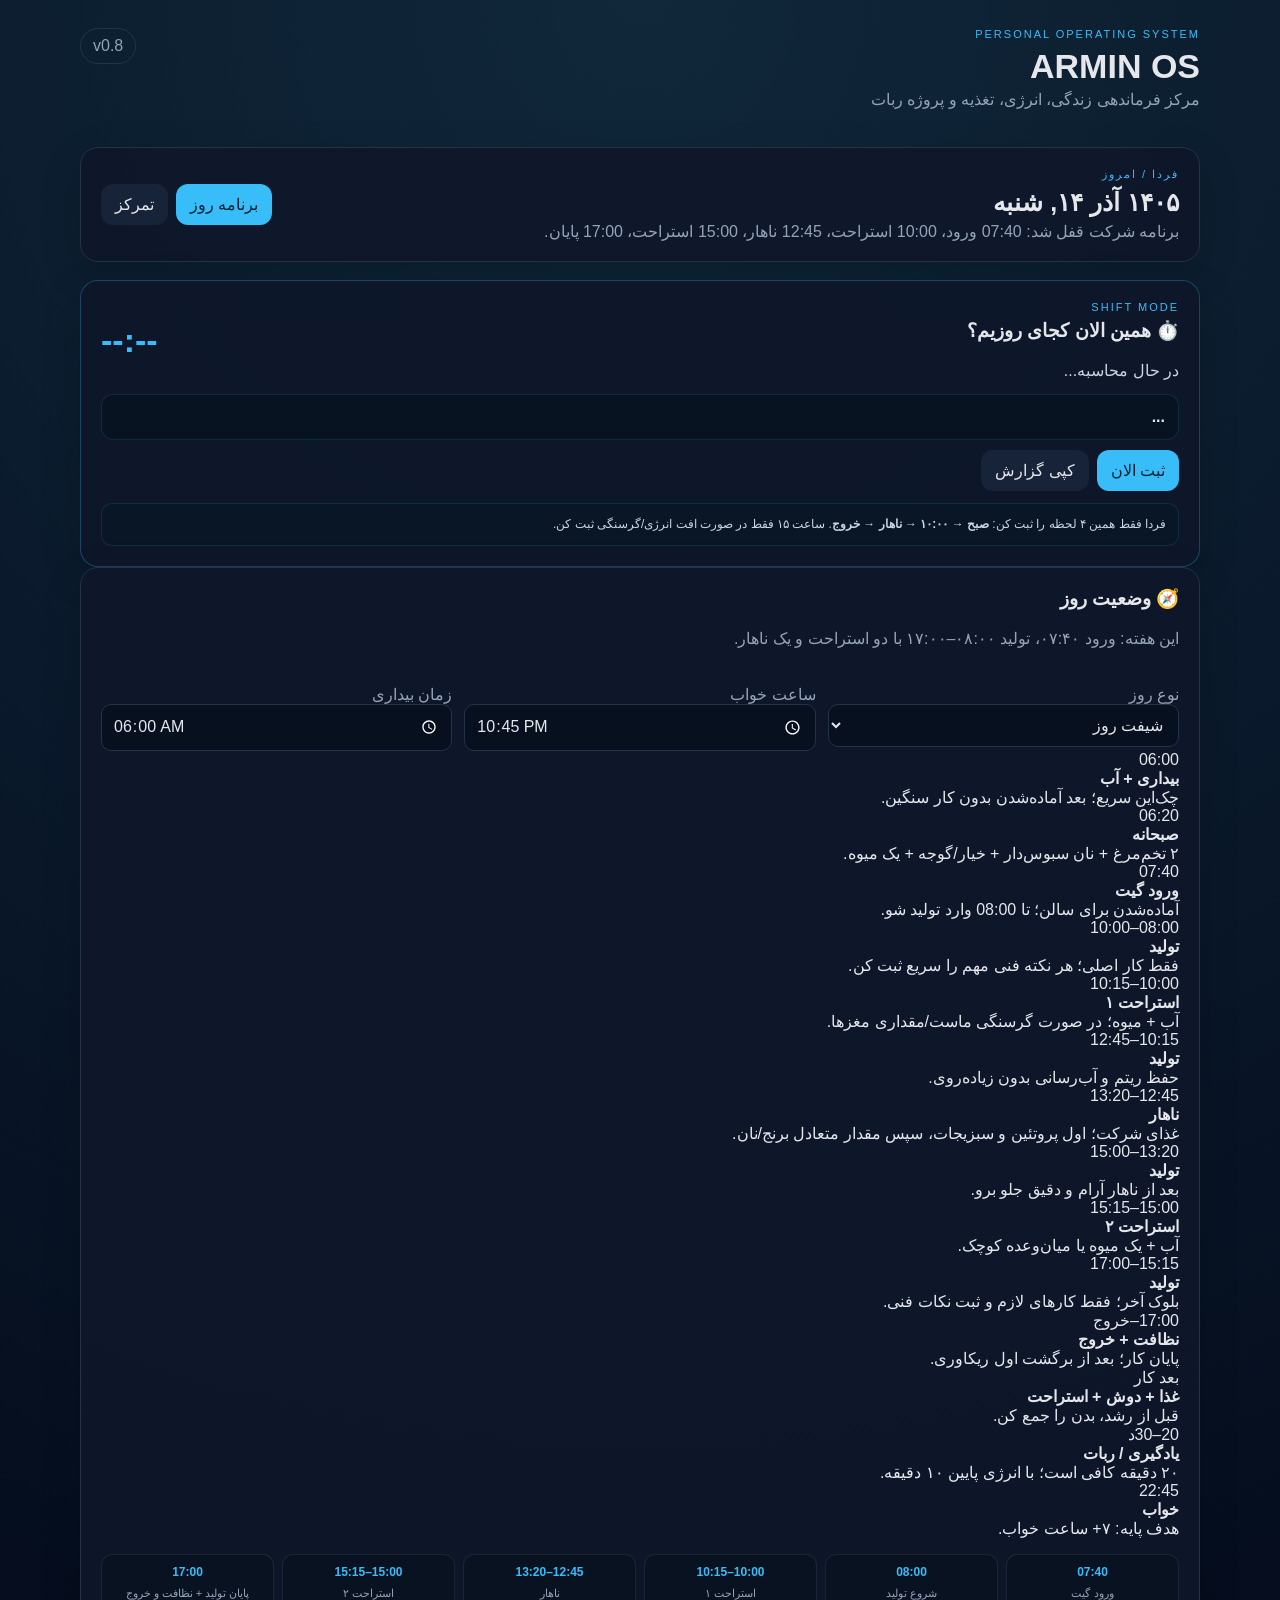
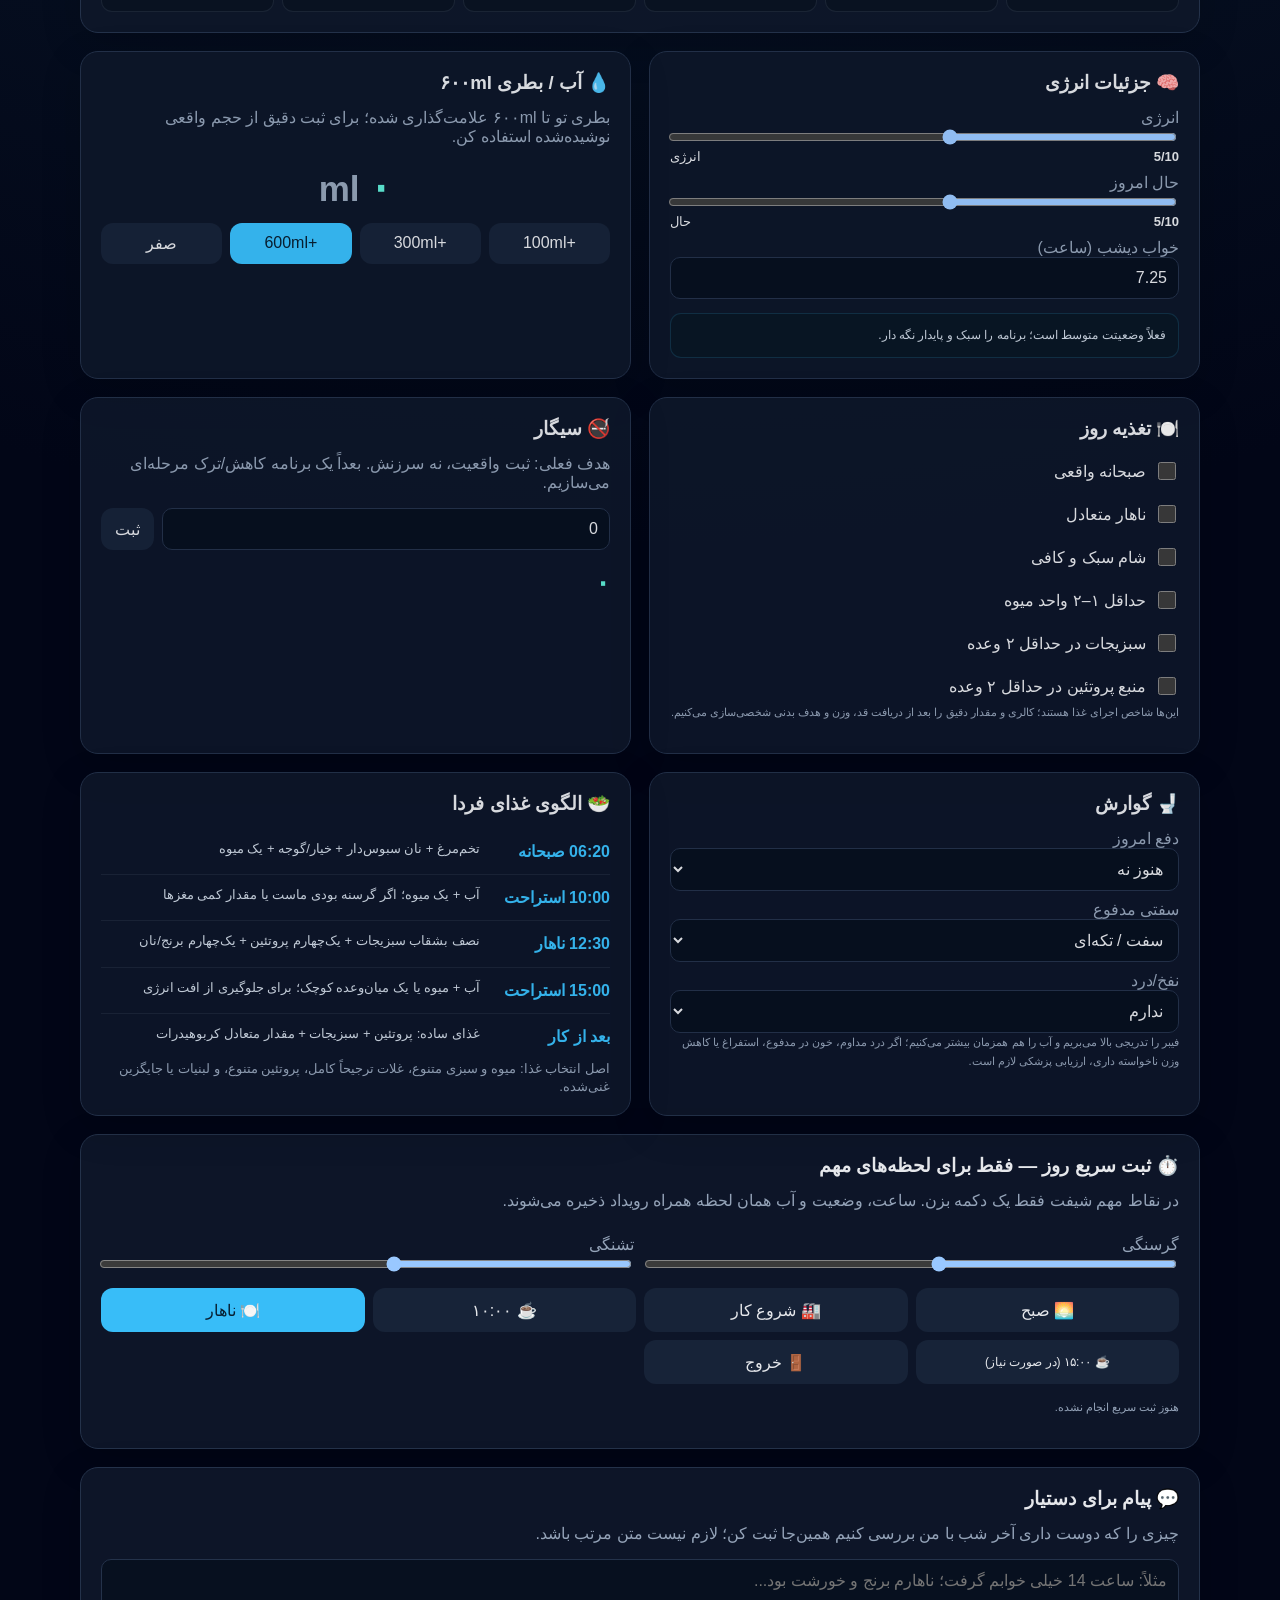
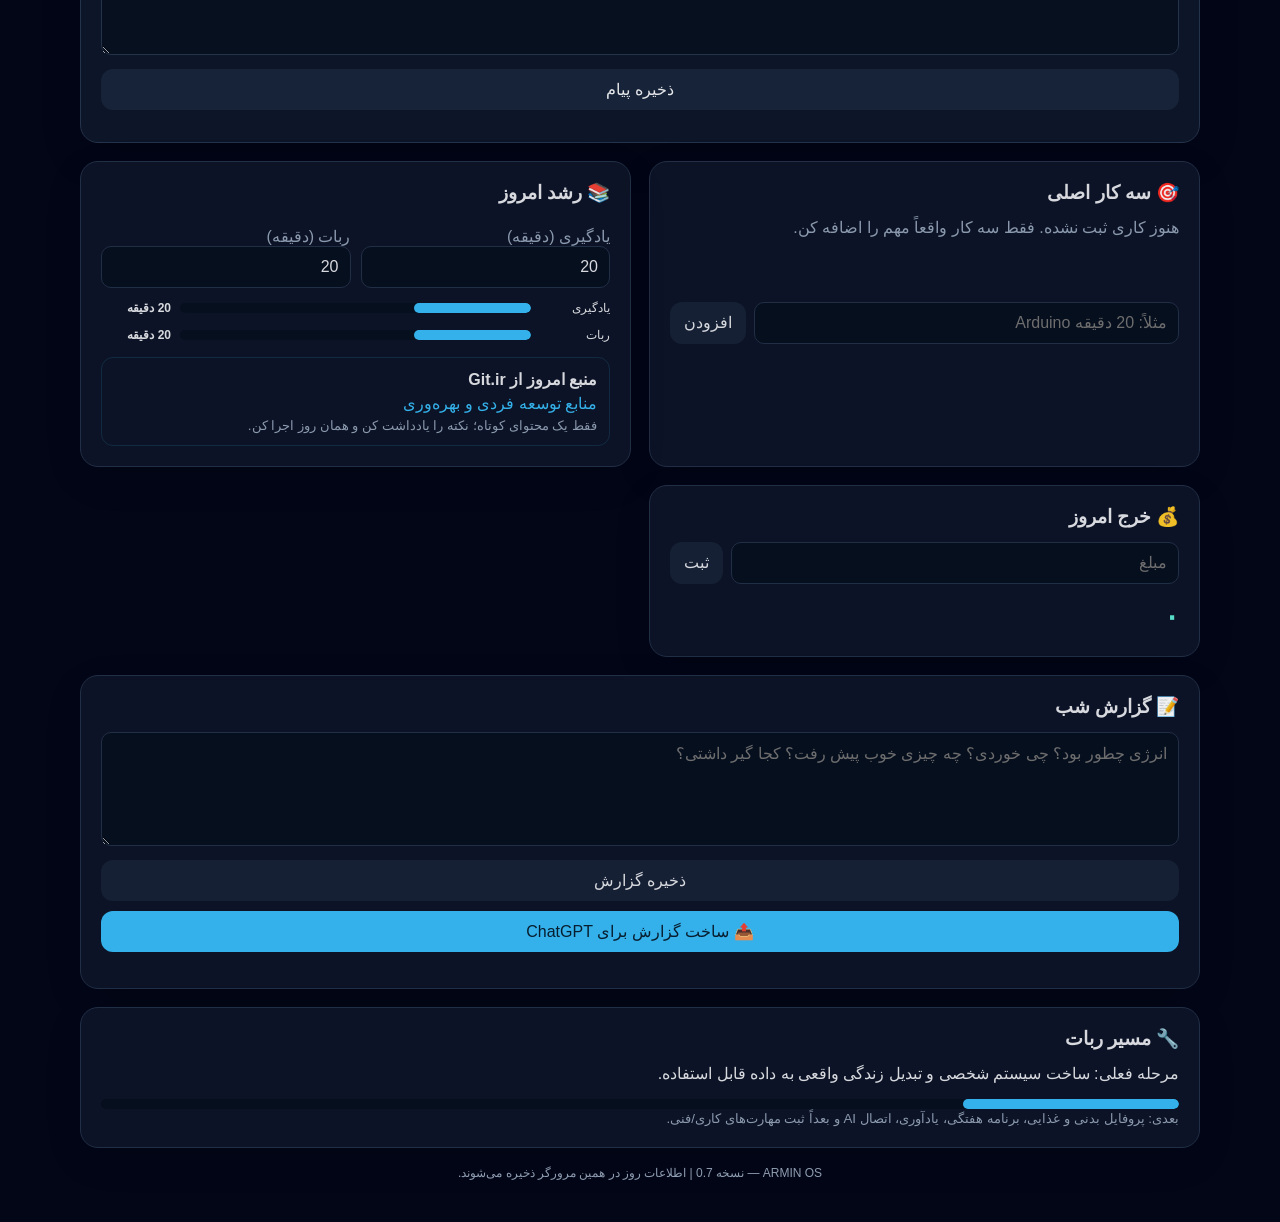
<file: index.html>
<!doctype html>
<html lang="fa" dir="rtl">
<head>
<meta charset="utf-8">
<meta name="viewport" content="width=device-width,initial-scale=1">
<meta name="theme-color" content="#08111f">
<link rel="manifest" href="manifest.json">
<meta name="description" content="ARMIN OS - مدیریت روز، انرژی، تغذیه، رشد و پروژه ربات">
<title>ARMIN OS 0.8</title>
<link rel="stylesheet" href="style.css">
</head>
<body>
<main class="shell">
<header class="topbar">
  <div>
    <div class="eyebrow">PERSONAL OPERATING SYSTEM</div>
    <h1>ARMIN OS</h1>
    <p class="sub">مرکز فرماندهی زندگی، انرژی، تغذیه و پروژه ربات</p>
  </div>
  <div class="badge">v0.8</div>
</header>

<section class="hero card">
  <div>
    <p class="eyebrow">فردا / امروز</p>
    <h2 id="today"></h2>
    <p id="headline">اول بدن را مدیریت می‌کنیم، بعد فشار می‌آوریم.</p>
  </div>
  <div class="hero-actions">
    <button id="buildPlan" class="primary">برنامه روز</button>
    <button id="focusBtn" class="secondary">تمرکز</button>
  </div>
</section>

<section class="card live card-accent">
  <div class="live-head">
    <div>
      <div class="eyebrow">SHIFT MODE</div>
      <h3>⏱️ همین الان کجای روزیم؟</h3>
      <p id="liveStatus" class="live-status">در حال محاسبه...</p>
    </div>
    <div id="liveClock" class="live-clock">--:--</div>
  </div>
  <div class="next-action" id="nextAction">...</div>
  <div class="quick-actions">
    <button class="primary" id="logNow">ثبت الان</button>
    <button class="secondary" id="copyReportTop">کپی گزارش</button>
  </div>
  <div class="simple-rule">فردا فقط همین ۴ لحظه را ثبت کن: <b>صبح → ۱۰:۰۰ → ناهار → خروج</b>. ساعت ۱۵ فقط در صورت افت انرژی/گرسنگی ثبت کن.</div>
</section>

<section class="card planner">
  <div class="section-head">
    <div>
      <h3>🧭 وضعیت روز</h3>
      <p class="muted">این هفته: ورود ۰۷:۴۰، تولید ۰۸:۰۰–۱۷:۰۰ با دو استراحت و یک ناهار.</p>
    </div>
  </div>
  <div class="controls">
    <label>نوع روز
      <select id="dayType">
        <option value="day">شیفت روز</option>
        <option value="night">شیفت شب</option>
        <option value="off">استراحت / تعطیل</option>
      </select>
    </label>
    <label>ساعت خواب
      <input id="sleepTime" type="time" value="22:45">
    </label>
    <label>زمان بیداری
      <input id="wakeTime" type="time" value="06:00">
    </label>
  </div>
  <div id="plan" class="plan"></div>
  <div class="company-timeline">
    <div><b>07:40</b><span>ورود گیت</span></div>
    <div><b>08:00</b><span>شروع تولید</span></div>
    <div><b>10:00–10:15</b><span>استراحت ۱</span></div>
    <div><b>12:45–13:20</b><span>ناهار</span></div>
    <div><b>15:00–15:15</b><span>استراحت ۲</span></div>
    <div><b>17:00</b><span>پایان تولید + نظافت و خروج</span></div>
  </div>
</section>

<section class="grid">
  <article class="card optional-card">
    <h3>🧠 جزئیات انرژی</h3>
    <label>انرژی <input id="energy" type="range" min="1" max="10" value="5"></label>
    <div class="metric"><span id="energyValue">5/10</span><span>انرژی</span></div>
    <label>حال امروز <input id="mood" type="range" min="1" max="10" value="5"></label>
    <div class="metric"><span id="moodValue">5/10</span><span>حال</span></div>
    <label>خواب دیشب (ساعت) <input id="sleepHours" type="number" min="0" max="14" step="0.25" value="7.25"></label>
    <div id="energyAdvice" class="advice">فعلاً وضعیتت متوسط است؛ برنامه را سبک و پایدار نگه دار.</div>
  </article>

  <article class="card optional-card">
    <h3>💧 آب / بطری ۶۰۰ml</h3>
    <p class="muted">بطری تو تا ۶۰۰ml علامت‌گذاری شده؛ برای ثبت دقیق از حجم واقعی نوشیده‌شده استفاده کن.</p>
    <div class="water-number"><span id="waterCount">0</span><small> ml</small></div>
    <div class="water-actions">
      <button id="water100" class="secondary">+100ml</button>
      <button id="water300" class="secondary">+300ml</button>
      <button id="water600" class="primary">+600ml</button>
      <button id="waterReset" class="secondary">صفر</button>
    </div>
  </article>

  <article class="card optional-card">
    <h3>🍽️ تغذیه روز</h3>
    <label class="check"><input id="breakfast" type="checkbox"> صبحانه واقعی</label>
    <label class="check"><input id="lunch" type="checkbox"> ناهار متعادل</label>
    <label class="check"><input id="dinner" type="checkbox"> شام سبک و کافی</label>
    <label class="check"><input id="fruit" type="checkbox"> حداقل ۱–۲ واحد میوه</label>
    <label class="check"><input id="veg" type="checkbox"> سبزیجات در حداقل ۲ وعده</label>
    <label class="check"><input id="protein" type="checkbox"> منبع پروتئین در حداقل ۲ وعده</label>
    <p class="muted small">این‌ها شاخص اجرای غذا هستند؛ کالری و مقدار دقیق را بعد از دریافت قد، وزن و هدف بدنی شخصی‌سازی می‌کنیم.</p>
  </article>

  <article class="card optional-card">
    <h3>🚭 سیگار</h3>
    <p class="muted">هدف فعلی: ثبت واقعیت، نه سرزنش. بعداً یک برنامه کاهش/ترک مرحله‌ای می‌سازیم.</p>
    <div class="row"><input id="cigarettes" type="number" min="0" max="80" value="0" placeholder="تعداد امروز"><button id="saveCigs" class="secondary">ثبت</button></div>
    <p class="big-number" id="cigaretteTotal">0</p>
  </article>

  <article class="card optional-card">
    <h3>🚽 گوارش</h3>
    <label>دفع امروز <select id="bowel"><option value="0">هنوز نه</option><option value="1">بله</option></select></label>
    <label>سفتی مدفوع <select id="stool"><option value="hard">سفت / تکه‌ای</option><option value="normal">نسبتاً طبیعی</option><option value="loose">شل</option></select></label>
    <label>نفخ/درد <select id="giPain"><option value="0">ندارم</option><option value="1">دارم</option></select></label>
    <p class="muted small">فیبر را تدریجی بالا می‌بریم و آب را هم همزمان بیشتر می‌کنیم؛ اگر درد مداوم، خون در مدفوع، استفراغ یا کاهش وزن ناخواسته داری، ارزیابی پزشکی لازم است.</p>
  </article>

  <article class="card optional-card">
    <h3>🥗 الگوی غذای فردا</h3>
    <div class="meal"><b>06:20 صبحانه</b><span>تخم‌مرغ + نان سبوس‌دار + خیار/گوجه + یک میوه</span></div>
    <div class="meal"><b>10:00 استراحت</b><span>آب + یک میوه؛ اگر گرسنه بودی ماست یا مقدار کمی مغزها</span></div>
    <div class="meal"><b>12:30 ناهار</b><span>نصف بشقاب سبزیجات + یک‌چهارم پروتئین + یک‌چهارم برنج/نان</span></div>
    <div class="meal"><b>15:00 استراحت</b><span>آب + میوه یا یک میان‌وعده کوچک؛ برای جلوگیری از افت انرژی</span></div>
    <div class="meal"><b>بعد از کار</b><span>غذای ساده: پروتئین + سبزیجات + مقدار متعادل کربوهیدرات</span></div>
    <small>اصل انتخاب غذا: میوه و سبزی متنوع، غلات ترجیحاً کامل، پروتئین متنوع، و لبنیات یا جایگزین غنی‌شده.</small>
  </article>

  <article class="card wide">
    <h3>⏱️ ثبت سریع روز — فقط برای لحظه‌های مهم</h3>
    <p class="muted">در نقاط مهم شیفت فقط یک دکمه بزن. ساعت، وضعیت و آب همان لحظه همراه رویداد ذخیره می‌شوند.</p>
    <div class="checkin-grid">
      <label>گرسنگی <input id="hunger" type="range" min="1" max="10" value="5"></label>
      <label>تشنگی <input id="thirst" type="range" min="1" max="10" value="5"></label>
    </div>
    <div class="event-buttons simple-events">
      <button class="secondary event-btn" data-event="صبح / شروع روز">🌅 صبح</button>
      <button class="secondary event-btn" data-event="شروع تولید">🏭 شروع کار</button>
      <button class="secondary event-btn" data-event="استراحت ۱۰:۰۰">☕ ۱۰:۰۰</button>
      <button class="primary event-btn" data-event="ناهار ۱۲:۴۵">🍽️ ناهار</button>
      <button class="secondary event-btn conditional" data-event="استراحت ۱۵:۰۰">☕ ۱۵:۰۰ (در صورت نیاز)</button>
      <button class="secondary event-btn" data-event="خروج ۱۷:۰۰">🚪 خروج</button>
    </div>
    <div id="eventLog" class="event-log"></div>
  </article>

  <article class="card wide">
    <h3>💬 پیام برای دستیار</h3>
    <p class="muted">چیزی را که دوست داری آخر شب با من بررسی کنیم همین‌جا ثبت کن؛ لازم نیست متن مرتب باشد.</p>
    <textarea id="assistantMessage" rows="4" placeholder="مثلاً: ساعت 14 خیلی خوابم گرفت؛ ناهارم برنج و خورشت بود..."></textarea>
    <button id="saveAssistantMessage" class="secondary full">ذخیره پیام</button>
    <div id="messageLog" class="message-log"></div>
  </article>

  <article class="card optional-card">
    <h3>🎯 سه کار اصلی</h3>
    <div id="tasks" class="list"></div>
    <div class="row">
      <input id="taskInput" maxlength="80" placeholder="مثلاً: 20 دقیقه Arduino">
      <button id="addTask" class="secondary">افزودن</button>
    </div>
  </article>

  <article class="card optional-card">
    <h3>📚 رشد امروز</h3>
    <div class="mini-grid">
      <label>یادگیری (دقیقه)<input id="learnMin" type="number" min="0" max="240" value="20"></label>
      <label>ربات (دقیقه)<input id="robotMin" type="number" min="0" max="240" value="20"></label>
    </div>
    <div class="progress-row"><span>یادگیری</span><div class="progress"><span id="learnBar"></span></div><b id="learnText">20 دقیقه</b></div>
    <div class="progress-row"><span>ربات</span><div class="progress"><span id="robotBar"></span></div><b id="robotText">20 دقیقه</b></div>
    <div class="resource"><b>منبع امروز از Git.ir</b><a href="https://git.ir/article/personal-development-resources/" target="_blank" rel="noopener">منابع توسعه فردی و بهره‌وری</a><small>فقط یک محتوای کوتاه؛ نکته را یادداشت کن و همان روز اجرا کن.</small></div>
  </article>

  <article class="card optional-card">
    <h3>💰 خرج امروز</h3>
    <div class="row">
      <input id="spendAmount" inputmode="decimal" placeholder="مبلغ">
      <button id="addSpend" class="secondary">ثبت</button>
    </div>
    <p class="big-number" id="spendTotal">0</p>
  </article>

  <article class="card wide optional-card">
    <h3>📝 گزارش شب</h3>
    <textarea id="note" rows="5" placeholder="انرژی چطور بود؟ چی خوردی؟ چه چیزی خوب پیش رفت؟ کجا گیر داشتی؟"></textarea>
    <button id="saveNote" class="secondary full">ذخیره گزارش</button>
    <button id="exportReport" class="primary full">📤 ساخت گزارش برای ChatGPT</button>
    <p id="saved" class="saved"></p>
  </article>

  <article class="card wide optional-card">
    <h3>🔧 مسیر ربات</h3>
    <p>مرحله فعلی: ساخت سیستم شخصی و تبدیل زندگی واقعی به داده قابل استفاده.</p>
    <div class="progress"><span style="width:20%"></span></div>
    <small>بعدی: پروفایل بدنی و غذایی، برنامه هفتگی، یادآوری، اتصال AI و بعداً ثبت مهارت‌های کاری/فنی.</small>
  </article>
</section>

<footer>ARMIN OS — نسخه 0.7 | اطلاعات روز در همین مرورگر ذخیره می‌شوند.</footer>
</main>
<script src="app.js"></script>
</body>
</html>
</file>
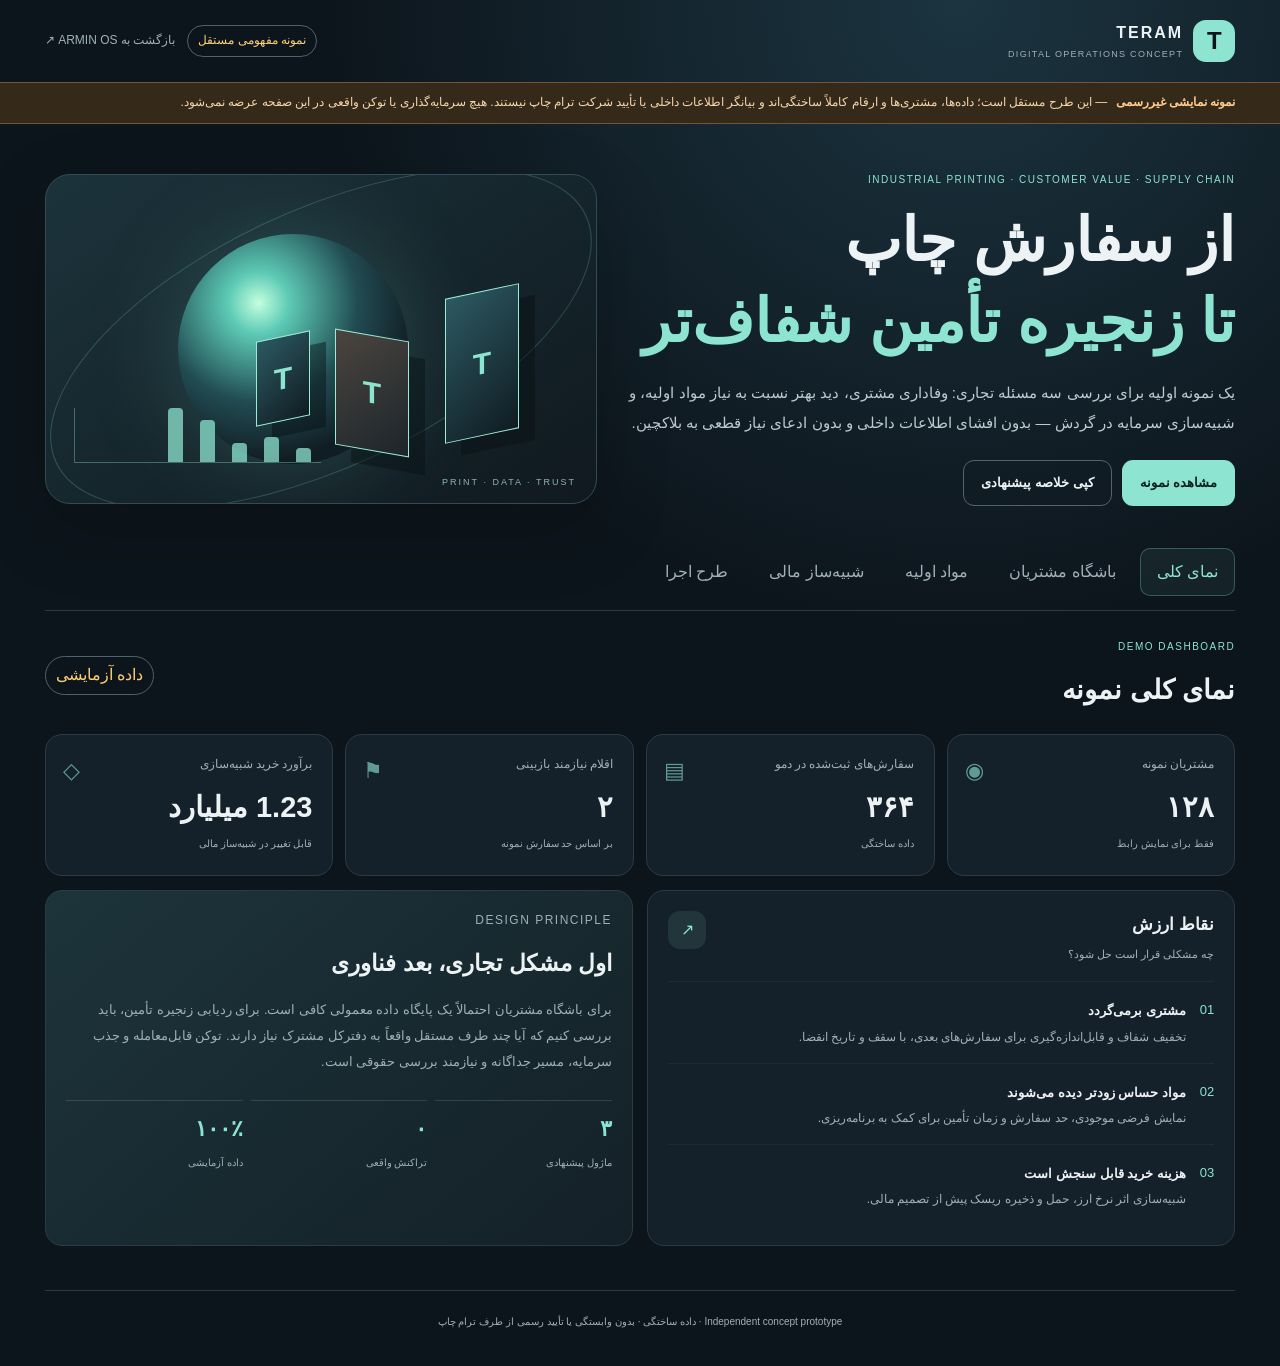
<file: teram-demo/index.html>
<!doctype html>
<html lang="fa" dir="rtl">
<head>
<meta charset="utf-8">
<meta name="viewport" content="width=device-width,initial-scale=1">
<meta name="theme-color" content="#101a22">
<title>Teram | Digital Operations Concept</title>
<link rel="stylesheet" href="style.css">
</head>
<body>
<header class="top">
  <a class="brand" href="./" aria-label="صفحه اصلی دمو"><span class="brand-mark">T</span><span><b>TERAM</b><small>DIGITAL OPERATIONS CONCEPT</small></span></a>
  <div class="top-right"><span class="prototype">نمونه مفهومی مستقل</span><a class="back" href="../">بازگشت به ARMIN OS ↗</a></div>
</header>
<div class="notice"><strong>نمونه نمایشی غیررسمی</strong> — این طرح مستقل است؛ داده‌ها، مشتری‌ها و ارقام کاملاً ساختگی‌اند و بیانگر اطلاعات داخلی یا تأیید شرکت ترام چاپ نیستند. هیچ سرمایه‌گذاری یا توکن واقعی در این صفحه عرضه نمی‌شود.</div>
<main class="wrap">
<section class="hero">
  <div class="hero-copy">
    <p class="kicker">INDUSTRIAL PRINTING · CUSTOMER VALUE · SUPPLY CHAIN</p>
    <h1>از سفارش چاپ<br><em>تا زنجیره تأمین شفاف‌تر</em></h1>
    <p class="lead">یک نمونه اولیه برای بررسی سه مسئله تجاری: وفاداری مشتری، دید بهتر نسبت به نیاز مواد اولیه، و شبیه‌سازی سرمایه در گردش — بدون افشای اطلاعات داخلی و بدون ادعای نیاز قطعی به بلاکچین.</p>
    <div class="hero-actions"><button class="btn primary" data-goto="overview">مشاهده نمونه</button><button class="btn outline" id="copyBrief">کپی خلاصه پیشنهادی</button></div>
  </div>
  <div class="hero-art" aria-hidden="true"><div class="orb"></div><div class="rings"></div><div class="pack pack-a"></div><div class="pack pack-b"></div><div class="pack pack-c"></div><div class="linechart"><i></i><i></i><i></i><i></i><i></i></div><span class="art-label">PRINT · DATA · TRUST</span></div>
</section>
<nav class="tabs" aria-label="بخش‌های نمونه">
  <button class="tab active" data-tab="overview">نمای کلی</button>
  <button class="tab" data-tab="loyalty">باشگاه مشتریان</button>
  <button class="tab" data-tab="supply">مواد اولیه</button>
  <button class="tab" data-tab="finance">شبیه‌ساز مالی</button>
  <button class="tab" data-tab="roadmap">طرح اجرا</button>
</nav>
<section class="panel active" id="overview">
  <div class="section-title"><div><p class="kicker">DEMO DASHBOARD</p><h2>نمای کلی نمونه</h2></div><span class="tag">داده آزمایشی</span></div>
  <div class="metrics">
    <article class="metric-card"><span class="metric-label">مشتریان نمونه</span><strong>۱۲۸</strong><small>فقط برای نمایش رابط</small><span class="metric-icon">◉</span></article>
    <article class="metric-card"><span class="metric-label">سفارش‌های ثبت‌شده در دمو</span><strong>۳۶۴</strong><small>داده ساختگی</small><span class="metric-icon">▤</span></article>
    <article class="metric-card"><span class="metric-label">اقلام نیازمند بازبینی</span><strong id="lowStockMetric">۲</strong><small>بر اساس حد سفارش نمونه</small><span class="metric-icon">⚑</span></article>
    <article class="metric-card"><span class="metric-label">برآورد خرید شبیه‌سازی</span><strong id="overviewCost">۱٫۱۲ میلیارد</strong><small>قابل تغییر در شبیه‌ساز مالی</small><span class="metric-icon">◇</span></article>
  </div>
  <div class="overview-grid">
    <article class="surface">
      <div class="surface-head"><div><h3>نقاط ارزش</h3><p>چه مشکلی قرار است حل شود؟</p></div><span class="round-icon">↗</span></div>
      <div class="value-row"><span class="num">01</span><div><b>مشتری برمی‌گردد</b><p>تخفیف شفاف و قابل‌اندازه‌گیری برای سفارش‌های بعدی، با سقف و تاریخ انقضا.</p></div></div>
      <div class="value-row"><span class="num">02</span><div><b>مواد حساس زودتر دیده می‌شوند</b><p>نمایش فرضی موجودی، حد سفارش و زمان تأمین برای کمک به برنامه‌ریزی.</p></div></div>
      <div class="value-row"><span class="num">03</span><div><b>هزینه خرید قابل سنجش است</b><p>شبیه‌سازی اثر نرخ ارز، حمل و ذخیره ریسک پیش از تصمیم مالی.</p></div></div>
    </article>
    <article class="surface dark-surface">
      <p class="kicker">DESIGN PRINCIPLE</p><h3>اول مشکل تجاری، بعد فناوری</h3><p class="muted">برای باشگاه مشتریان احتمالاً یک پایگاه داده معمولی کافی است. برای ردیابی زنجیره تأمین، باید بررسی کنیم که آیا چند طرف مستقل واقعاً به دفترکل مشترک نیاز دارند. توکن قابل‌معامله و جذب سرمایه، مسیر جداگانه و نیازمند بررسی حقوقی است.</p><div class="mini-stats"><div><b>۳</b><span>ماژول پیشنهادی</span></div><div><b>۰</b><span>تراکنش واقعی</span></div><div><b>۱۰۰٪</b><span>داده آزمایشی</span></div></div>
    </article>
  </div>
</section>
<section class="panel" id="loyalty">
  <div class="section-title"><div><p class="kicker">CUSTOMER VALUE</p><h2>نمونه باشگاه مشتریان</h2><p class="section-lead">یک امتیاز یا اعتبار تخفیف ساده، برای شروع از توکن قابل‌معامله کم‌ریسک‌تر است.</p></div><span class="tag">نمونه تعاملی</span></div>
  <div class="two-col">
    <article class="surface">
      <h3>محاسبه مزیت یک سفارش</h3><p class="muted">ارقام را تغییر بده و اثر تخفیف فرضی را ببین.</p>
      <label>مبلغ سفارش (تومان)<input id="orderAmount" type="number" min="0" value="80000000"></label>
      <label>سطح مشتری<select id="tier"><option value="1">همراه — ۱٪</option><option value="2" selected>همکار — ۲٪</option><option value="3">ویژه — ۳٪</option></select></label>
      <label>سقف تخفیف این سفارش (تومان)<input id="discountCap" type="number" min="0" value="2000000"></label>
      <div class="result-box"><span>تخفیف فرضی سفارش</span><strong id="discountResult">۱٬۶۰۰٬۰۰۰ تومان</strong><small id="discountCaption">فقط مثال؛ سیاست واقعی شرکت نیست.</small></div>
    </article>
    <article class="surface">
      <h3>نمونه نمایشی مشتریان</h3><p class="muted">شناسه‌ها ساختگی‌اند؛ هیچ مشتری واقعی در این دمو استفاده نشده.</p>
      <div class="table-scroll"><table><thead><tr><th>شناسه</th><th>گروه فرضی</th><th>مزیت</th><th>وضعیت</th></tr></thead><tbody><tr><td>C-0104</td><td>همراه</td><td>۱٪</td><td><span class="status good">فعال</span></td></tr><tr><td>C-0218</td><td>همکار</td><td>۲٪</td><td><span class="status good">فعال</span></td></tr><tr><td>C-0307</td><td>ویژه</td><td>۳٪</td><td><span class="status warm">نیازمند تأیید</span></td></tr></tbody></table></div>
      <div class="callout"><b>معیار موفقیت پایلوت</b><p>نرخ سفارش مجدد، حاشیه سود پس از تخفیف، میزان استفاده از اعتبار و زمان تسویه تخفیف — نه تعداد توکن‌های صادرشده.</p></div>
    </article>
  </div>
</section>
<section class="panel" id="supply">
  <div class="section-title"><div><p class="kicker">MATERIAL PLANNING</p><h2>نمای آزمایشی مواد اولیه</h2><p class="section-lead">داشبورد نمونه برای تمرین منطق حد سفارش؛ داده‌های جدول واقعی نیستند.</p></div><span class="tag">ساختگی</span></div>
  <article class="surface">
    <div class="surface-head"><div><h3>موجودی و نیاز به بازبینی</h3><p>در سامانه واقعی، این اعداد باید از مسئول مجاز انبار یا ERP دریافت شوند.</p></div><span class="status warm">دموی غیرعملیاتی</span></div>
    <div class="table-scroll"><table id="stockTable"><thead><tr><th>کد نمونه</th><th>قلم</th><th>موجودی فرضی</th><th>حد سفارش</th><th>زمان تأمین</th><th>وضعیت دمو</th></tr></thead><tbody>
    <tr data-stock="120" data-min="180"><td>INK-BK-01</td><td>مرکب مشکی افست</td><td>۱۲۰ کیلوگرم</td><td>۱۸۰ کیلوگرم</td><td>۲۵ روز</td><td class="stock-status"></td></tr>
    <tr data-stock="260" data-min="150"><td>COAT-GL-02</td><td>کوتینگ براق</td><td>۲۶۰ کیلوگرم</td><td>۱۵۰ کیلوگرم</td><td>۱۸ روز</td><td class="stock-status"></td></tr>
    <tr data-stock="900" data-min="1000"><td>BOARD-03</td><td>مقوای بسته‌بندی</td><td>۹۰۰ کیلوگرم</td><td>۱٬۰۰۰ کیلوگرم</td><td>۱۲ روز</td><td class="stock-status"></td></tr>
    <tr data-stock="75" data-min="60"><td>INK-CY-04</td><td>مرکب فیروزه‌ای</td><td>۷۵ کیلوگرم</td><td>۶۰ کیلوگرم</td><td>۲۰ روز</td><td class="stock-status"></td></tr>
    </tbody></table></div>
    <div class="callout"><b>چطور این ماژول در دنیای واقعی استفاده می‌شود؟</b><p>ابتدا داده مجاز و غیرمحرمانه، تعریف مسئول به‌روزرسانی، حد سفارش و گزارش خطا مشخص می‌شود. هیچ سفارش خریدی از این نمونه صادر نمی‌شود.</p></div>
  </article>
</section>
<section class="panel" id="finance">
  <div class="section-title"><div><p class="kicker">WORKING CAPITAL SCENARIO</p><h2>شبیه‌ساز هزینه خرید وارداتی</h2><p class="section-lead">این ابزار هزینه تمام‌شده فرضی را تخمین می‌زند؛ ابزار سرمایه‌گذاری یا پیشنهاد نرخ تبدیل ارز نیست.</p></div><span class="tag">محاسبه‌گر</span></div>
  <div class="two-col">
    <article class="surface">
      <h3>فرض‌های خرید</h3>
      <label>مبلغ فاکتور (دلار)<input id="invoiceUsd" type="number" min="0" value="10000"></label>
      <label>نرخ فرضی ارز (تومان برای هر دلار)<input id="fxRate" type="number" min="0" value="100000"></label>
      <label>حمل، بیمه و هزینه‌های جانبی (%)<input id="logistics" type="number" min="0" max="300" step="0.5" value="12"></label>
      <label>ذخیره ریسک قیمت ارز (%)<input id="fxBuffer" type="number" min="0" max="100" step="0.5" value="10"></label>
      <button class="btn primary full" id="calcFinance">محاسبه سناریو</button>
    </article>
    <article class="surface dark-surface">
      <p class="kicker">ILLUSTRATIVE OUTPUT</p><h3>برآورد هزینه</h3>
      <div class="finance-result"><span>هزینه پایه با هزینه‌های جانبی</span><strong id="baseCost">۱٬۱۲۰٬۰۰۰٬۰۰۰ تومان</strong></div>
      <div class="finance-result"><span>ذخیره احتیاطی تغییر نرخ ارز</span><strong id="bufferCost">۱۱۲٬۰۰۰٬۰۰۰ تومان</strong></div>
      <div class="finance-result total"><span>بودجه پیشنهادی سناریو</span><strong id="totalCost">۱٬۲۳۲٬۰۰۰٬۰۰۰ تومان</strong></div>
      <p class="muted small">این خروجی صرفاً براساس مقادیر واردشده محاسبه می‌شود. شامل برآورد مستقل تعرفه گمرکی، مالیات، هزینه تأمین مالی یا ریسک حقوقی نیست؛ آن موارد باید جداگانه وارد شوند.</p>
    </article>
  </div>
  <article class="surface risk-note"><h3>اگر بعدها بحث جذب سرمایه مطرح شود...</h3><p>این محاسبه‌گر نباید به وعده سود یا فروش توکن تبدیل شود. هر ساختار سرمایه‌گذاری، حقوق دارنده، بازپرداخت، وثیقه، نقدشوندگی و الزامات مجوز باید جداگانه توسط متخصصان حقوقی و مالی تأیید شود. هیچ پولی در این دمو جمع‌آوری نمی‌شود.</p></article>
</section>
<section class="panel" id="roadmap">
  <div class="section-title"><div><p class="kicker">PROOF OF CONCEPT</p><h2>پیشنهاد اجرای مرحله‌ای</h2><p class="section-lead">هدف جلسه اول، فروش یک «توکن» نیست؛ گرفتن اجازه برای یک پایلوت کوچک و قابل‌اندازه‌گیری است.</p></div><span class="tag">پیشنهاد اولیه</span></div>
  <div class="roadmap">
    <article><span>فاز ۰۱ · ۱ تا ۲ هفته</span><h3>تعریف مسئله</h3><p>گفت‌وگو با مسئول مجاز درباره یک مشکل مشخص، معیار پایه، محدودیت دسترسی و مالک داده.</p><b>خروجی: برگه مسئله یک‌صفحه‌ای</b></article>
    <article><span>فاز ۰۲ · ۲ تا ۴ هفته</span><h3>پایلوت بدون بلاکچین</h3><p>نمونه داشبورد مشتری یا موجودی با داده ساختگی، سپس داده غیرمحرمانه و با اجازه.</p><b>خروجی: دموی قابل‌آزمایش</b></article>
    <article><span>فاز ۰۳ · بعد از سنجش نتیجه</span><h3>مقایسه راه‌حل‌ها</h3><p>مقایسه پایگاه داده معمولی، دفترکل مجاز و بلاکچین عمومی بر اساس هزینه، اعتماد، حریم خصوصی و عملیات.</p><b>خروجی: تحلیل هزینه/فایده</b></article>
    <article><span>فاز ۰۴ · مشروط به مجوز</span><h3>امکان‌سنجی حقوقی/مالی</h3><p>فقط اگر مدل نیاز واقعی نشان دهد: ارزیابی وفاداری دیجیتال یا ابزار تأمین مالی مجاز، همراه مشاور حقوقی و مالی.</p><b>خروجی: تصمیم آگاهانه، نه عرضه عجولانه</b></article>
  </div>
  <div class="surface proposal"><p class="kicker">EXECUTIVE SUMMARY</p><h3>خلاصه قابل ارائه به مدیریت</h3><p>پیشنهاد می‌شود امکان یک پایلوت کوچک دیجیتال برای افزایش سفارش مجدد مشتریان یا بهبود دید زنجیره تأمین بررسی شود. نسخه نخست با داده ساختگی و بدون اتصال به سامانه‌های داخلی ساخته شده است. پیش از انتخاب بلاکچین، باید معیارهای کسب‌وکار، مالکیت داده، هزینه نگهداری و مزیت نسبت به ابزارهای عادی اندازه‌گیری شوند. هرگونه توکن قابل‌معامله یا جذب سرمایه، پروژه‌ای جدا و مشروط به بررسی حقوقی، مالی و امنیتی خواهد بود.</p><button class="btn primary" id="copyBrief2">کپی خلاصه برای ارائه</button></div>
</section>
<footer class="footer">Independent concept prototype · داده ساختگی · بدون وابستگی یا تأیید رسمی از طرف ترام چاپ</footer>
</main>
<script src="app.js"></script>
</body>
</html>
</file>
<file: style.css>
:root{font-family:Tahoma,Arial,sans-serif;color-scheme:dark;--bg:#020617;--card:#0f172a;--line:#24324a;--text:#e5e7eb;--muted:#94a3b8;--accent:#38bdf8;--good:#5eead4}
*{box-sizing:border-box}body{margin:0;background:radial-gradient(circle at top,#10283a 0,#020617 48%);color:var(--text);min-height:100vh}
.shell{width:min(1120px,92%);margin:auto;padding:28px 0 42px}.topbar{display:flex;justify-content:space-between;align-items:flex-start;margin-bottom:22px}.eyebrow{font-size:11px;letter-spacing:2px;color:var(--accent);margin:0 0 7px}h1,h2,h3,p{margin-top:0}h1{font-size:34px;margin-bottom:4px}.sub{color:var(--muted)}.badge{border:1px solid var(--line);padding:8px 12px;border-radius:999px;color:var(--muted)}
.card{background:rgba(15,23,42,.92);border:1px solid var(--line);border-radius:18px;padding:20px;box-shadow:0 12px 40px rgba(0,0,0,.16)}.hero{display:flex;justify-content:space-between;gap:16px;align-items:center;margin-bottom:18px}.hero h2{font-size:25px;margin-bottom:5px}.hero p:last-child{color:var(--muted);margin-bottom:0}.hero-actions{display:flex;gap:8px}
.planner{margin-bottom:18px}.section-head{display:flex;justify-content:space-between;gap:12px}.muted,small,footer,.saved{color:var(--muted)}.small{font-size:11px;line-height:1.7}.controls{display:grid;grid-template-columns:repeat(3,minmax(0,1fr));gap:12px;margin-top:12px}
.grid{display:grid;grid-template-columns:repeat(2,minmax(0,1fr));gap:18px}.wide{grid-column:1/-1}.grid h3{margin-bottom:14px}
.primary,.secondary{border:0;border-radius:12px;padding:11px 14px;font:inherit;cursor:pointer}.primary{background:var(--accent);color:#082032}.secondary{background:#172338;color:var(--text)}.full{width:100%;margin-top:10px}
.row{display:flex;gap:8px;margin-top:12px}.row input,textarea,select,input[type=time],input[type=number]{width:100%;background:#07101f;color:var(--text);border:1px solid var(--line);border-radius:10px;padding:11px;font:inherit}textarea{resize:vertical}
label{display:block;color:var(--muted);margin:9px 0 0}.list{min-height:72px}.item{display:flex;align-items:center;gap:8px;padding:9px 0;border-bottom:1px solid rgba(148,163,184,.12)}.item:last-child{border-bottom:0}.item.done span{text-decoration:line-through;color:var(--muted)}.item button{margin-right:auto;background:none;border:0;color:#64748b;cursor:pointer}
.metric{display:flex;justify-content:space-between;font-size:13px}.metric span:first-child{color:var(--text);font-weight:700}input[type=range]{width:100%}.mini-grid{display:grid;grid-template-columns:1fr 1fr;gap:10px}
.advice{margin-top:14px;padding:11px 12px;border-radius:11px;background:#091624;color:#cbd5e1;border:1px solid rgba(56,189,248,.16);font-size:12px;line-height:1.8}
.water-number{font-size:42px;font-weight:800;text-align:center;color:var(--good);margin:12px 0}.water-actions{display:flex;gap:8px}.water-actions button{flex:1}
.check{display:flex;align-items:center;gap:8px;padding:5px 0;color:var(--text)}.check input{width:18px;height:18px}
.meal{display:flex;gap:10px;padding:9px 0;border-bottom:1px solid rgba(148,163,184,.10);line-height:1.7}.meal:last-of-type{border-bottom:0}.meal b{min-width:120px;color:var(--accent)}.meal span{color:#cbd5e1;font-size:13px}
.progress-row{display:grid;grid-template-columns:70px 1fr 70px;gap:9px;align-items:center;margin-top:13px;font-size:12px}.progress{height:10px;background:#07101f;border-radius:999px;overflow:hidden}.progress span{display:block;height:100%;background:var(--accent);border-radius:inherit;width:0}
.resource{margin-top:15px;padding:12px;border:1px solid rgba(56,189,248,.14);border-radius:12px;display:grid;gap:5px}.resource a{color:var(--accent);text-decoration:none}.resource a:hover{text-decoration:underline}
.big-number{font-size:28px;font-weight:800;margin:16px 0 3px;color:var(--good)}
footer{margin-top:18px;text-align:center;font-size:12px}
@media(max-width:760px){.grid{grid-template-columns:1fr}.wide{grid-column:auto}.controls,.mini-grid{grid-template-columns:1fr}.hero{align-items:flex-start;flex-direction:column}.hero-actions{width:100%}.hero-actions button{flex:1}.meal{display:block}.meal b{display:block;margin-bottom:3px}.shell{padding-top:18px}}
.company-timeline{display:grid;grid-template-columns:repeat(6,1fr);gap:8px;margin-top:16px}.company-timeline div{padding:10px 8px;background:#091221;border:1px solid rgba(148,163,184,.12);border-radius:11px;text-align:center}.company-timeline b{display:block;color:var(--accent);font-size:12px;margin-bottom:4px}.company-timeline span{font-size:11px;color:var(--muted)}@media(max-width:900px){.company-timeline{grid-template-columns:repeat(3,1fr)}}@media(max-width:560px){.company-timeline{grid-template-columns:repeat(2,1fr)}}.checkin-grid{display:grid;grid-template-columns:1fr 1fr;gap:12px}.event-buttons{display:grid;grid-template-columns:repeat(4,1fr);gap:8px;margin-top:12px}.event-btn{min-height:42px}.event-log{margin-top:14px;display:grid;gap:7px}.event-row{display:grid;grid-template-columns:150px 1fr 70px;gap:8px;align-items:center;padding:8px 10px;background:#091221;border:1px solid rgba(148,163,184,.10);border-radius:10px;font-size:11px}.event-row span{color:#cbd5e1}.event-row small{color:var(--muted)}@media(max-width:760px){.checkin-grid{grid-template-columns:1fr}.event-buttons{grid-template-columns:repeat(2,1fr)}.event-row{grid-template-columns:1fr}.water-actions{flex-wrap:wrap}.water-actions button{min-width:44%}}
.card-accent{border-color:rgba(56,189,248,.28)}.live-head{display:flex;justify-content:space-between;align-items:center;gap:12px}.live-clock{font-size:34px;font-weight:800;color:var(--accent);direction:ltr}.live-status{color:#cbd5e1;margin-bottom:0}.next-action{margin-top:14px;padding:13px;border-radius:12px;background:#071321;border:1px solid rgba(56,189,248,.14);font-weight:700}.quick-actions{display:flex;gap:8px;margin-top:10px}.message-log{margin-top:12px;display:grid;gap:8px}.message-item{padding:10px 12px;background:#091221;border:1px solid rgba(148,163,184,.10);border-radius:11px}.message-meta{font-size:11px;color:var(--accent);margin-bottom:4px}.message-text{white-space:pre-wrap;color:#cbd5e1;font-size:13px;line-height:1.8}
@media(max-width:560px){.live-head{align-items:flex-start}.live-clock{font-size:28px}.quick-actions button{flex:1}}.simple-rule{margin-top:12px;padding:10px 12px;border-radius:11px;background:#091625;border:1px solid rgba(56,189,248,.13);color:#cbd5e1;font-size:12px;line-height:1.8}.optional-card{opacity:.94}.simple-events .event-btn{min-height:44px}.simple-events .conditional{font-size:12px}@media(max-width:560px){.simple-rule{font-size:11px}.simple-events{grid-template-columns:repeat(2,1fr)}}
</file>
<file: teram-demo/style.css>
:root{font-family:Tahoma,Arial,sans-serif;color-scheme:dark;--bg:#0d151c;--panel:#15212a;--panel2:#192932;--line:#2b3b45;--text:#edf3f4;--muted:#9fb0b8;--cyan:#8de4d0;--orange:#ffbd80;--warn:#ffce77;--good:#8de4bb}
*{box-sizing:border-box}body{margin:0;background:radial-gradient(circle at 75% 0,#1b3440 0,#0d151c 38%);color:var(--text);min-height:100vh;line-height:1.65}a{color:inherit;text-decoration:none}button,input,select{font:inherit}.top{width:min(1220px,93%);margin:auto;display:flex;justify-content:space-between;align-items:center;padding:20px 0;gap:14px}.brand{display:flex;align-items:center;gap:10px}.brand-mark{display:grid;place-items:center;width:42px;height:42px;border-radius:13px;background:var(--cyan);color:#0d151c;font-weight:900;font-size:24px}.brand b{letter-spacing:2px;display:block}.brand small{display:block;font-size:9px;letter-spacing:1.3px;color:var(--muted)}.top-right{display:flex;align-items:center;gap:12px;font-size:12px}.prototype,.tag{border:1px solid #50616b;border-radius:999px;padding:5px 10px;color:var(--warn);white-space:nowrap}.back{color:var(--muted)}.notice{background:#35291a;color:#f6d7ad;padding:10px max(3.5%,calc((100% - 1220px)/2));font-size:12px;border-block:1px solid #745537}.notice strong{color:#ffcb8b;margin-left:5px}.wrap{width:min(1220px,93%);margin:auto}.hero{display:grid;grid-template-columns:1.05fr .95fr;align-items:center;gap:28px;padding:48px 0 34px}.kicker{font-size:10px;letter-spacing:1.5px;color:var(--cyan);margin:0 0 12px}.hero h1{font-size:clamp(34px,5vw,60px);line-height:1.35;margin:0 0 16px}.hero h1 em{font-style:normal;color:var(--cyan)}.lead{font-size:15px;line-height:2;color:#bdcbd0;max-width:700px}.hero-actions{display:flex;gap:10px;margin-top:22px;flex-wrap:wrap}.btn{border:1px solid transparent;border-radius:11px;padding:11px 17px;cursor:pointer;font-size:13px;font-weight:700}.primary{background:var(--cyan);color:#0a2020}.outline{border-color:#52636c;background:transparent;color:var(--text)}.full{width:100%;margin-top:15px}.hero-art{height:330px;position:relative;overflow:hidden;border:1px solid #344b56;border-radius:25px;background:linear-gradient(145deg,#1c333b,#10191f);box-shadow:0 25px 75px #0003}.orb{position:absolute;width:230px;height:230px;left:24%;top:18%;border-radius:50%;background:radial-gradient(circle at 35% 30%,#c2ffde,#5dcab5 14%,#214c52 45%,#111d24 72%);filter:drop-shadow(0 0 45px #75e7ce33)}.rings{position:absolute;inset:35px;border:1px solid #8de4d033;border-radius:50%;transform:rotate(-25deg) scaleX(1.22)}.pack{position:absolute;bottom:67px;width:74px;height:116px;border:1px solid #9cebd3;background:linear-gradient(140deg,#2c5961,#101c23);transform:skewY(-12deg);box-shadow:16px 15px 0 #07101477}.pack:after{content:"T";position:absolute;inset:0;display:grid;place-items:center;color:var(--cyan);font-size:30px;font-weight:900}.pack-a{right:14%;height:145px}.pack-b{right:34%;bottom:52px;transform:skewY(10deg);background:linear-gradient(140deg,#4b4540,#1c252a)}.pack-c{right:52%;bottom:82px;width:54px;height:85px}.linechart{position:absolute;bottom:40px;left:28px;width:45%;height:55px;border-bottom:1px solid #8de4d05c;border-left:1px solid #8de4d05c;display:flex;align-items:end;gap:17px;padding:0 10px}.linechart i{display:block;width:15px;background:var(--cyan);opacity:.75;border-radius:4px 4px 0 0}.linechart i:nth-child(1){height:25%}.linechart i:nth-child(2){height:45%}.linechart i:nth-child(3){height:35%}.linechart i:nth-child(4){height:78%}.linechart i:nth-child(5){height:100%}.art-label{position:absolute;bottom:13px;right:20px;font-size:9px;letter-spacing:2px;color:#91b1b9}.tabs{display:flex;gap:7px;overflow-x:auto;border-bottom:1px solid var(--line);padding:8px 0 14px;margin-bottom:28px}.tab{background:transparent;color:var(--muted);border:1px solid transparent;border-radius:10px;padding:10px 16px;white-space:nowrap;cursor:pointer}.tab.active{color:var(--cyan);background:#8de4d011;border-color:#8de4d04a}.panel{display:none;padding-bottom:44px}.panel.active{display:block}.section-title{display:flex;align-items:center;justify-content:space-between;gap:16px;margin-bottom:22px}.section-title h2{margin:0;font-size:27px}.section-lead{color:var(--muted);font-size:13px;margin-bottom:0}.metrics{display:grid;grid-template-columns:repeat(4,1fr);gap:12px}.metric-card,.surface{background:var(--panel);border:1px solid var(--line);border-radius:17px;padding:20px;position:relative;overflow:hidden}.metric-card{min-height:142px}.metric-label{font-size:12px;color:var(--muted);display:block}.metric-card strong{font-size:29px;display:block;margin-top:9px;direction:rtl}.metric-card small{display:block;color:var(--muted);font-size:10px;margin-top:4px}.metric-icon{position:absolute;left:17px;top:18px;color:#8de4d0a0;font-size:22px}.overview-grid{display:grid;grid-template-columns:1fr 1fr;gap:14px;margin-top:14px}.surface h3{margin:0 0 6px;font-size:17px}.surface>p{color:var(--muted);font-size:12px}.surface-head{display:flex;align-items:start;justify-content:space-between;gap:12px;margin-bottom:18px}.surface-head p{margin:0;color:var(--muted);font-size:11px}.round-icon{display:grid;place-items:center;background:#8de4d019;width:38px;height:38px;border-radius:12px;color:var(--cyan)}.value-row{display:flex;gap:14px;border-top:1px solid #ffffff0b;padding:15px 0}.num{font-size:13px;color:var(--cyan);padding-top:2px}.value-row b{font-size:13px}.value-row p{font-size:12px;color:var(--muted);margin:4px 0 0}.dark-surface{background:linear-gradient(140deg,#1d343b,#142027)}.dark-surface h3{font-size:23px;max-width:300px;line-height:1.8}.dark-surface .muted{font-size:13px;line-height:2}.mini-stats{display:grid;grid-template-columns:repeat(3,1fr);gap:8px;margin-top:25px}.mini-stats div{border-top:1px solid #ffffff22;padding-top:10px}.mini-stats b{display:block;color:var(--cyan);font-size:22px}.mini-stats span{font-size:10px;color:var(--muted)}.two-col{display:grid;grid-template-columns:1fr 1fr;gap:14px}.surface label{display:block;font-size:12px;color:var(--muted);margin:14px 0}.surface input,.surface select{display:block;width:100%;margin-top:7px;background:#0c171d;border:1px solid #3c505a;border-radius:9px;padding:11px;color:var(--text);outline:none}.surface input:focus,.surface select:focus{border-color:var(--cyan)}.result-box{margin-top:20px;padding:17px;border:1px solid #8de4d044;border-radius:13px;background:#8de4d00a}.result-box span,.result-box small{display:block;font-size:11px;color:var(--muted)}.result-box strong{display:block;font-size:23px;color:var(--cyan);margin:5px 0}.table-scroll{overflow-x:auto}table{border-collapse:collapse;width:100%;font-size:12px;white-space:nowrap}th{text-align:right;color:var(--muted);font-size:10px;font-weight:400}td,th{padding:13px 10px;border-bottom:1px solid #ffffff0c}td{color:#dce6e8}.status{font-size:10px;border-radius:999px;padding:4px 8px;display:inline-block}.good{background:#1d503f;color:#a1f0cb}.warm{background:#574326;color:#ffd58c}.callout{background:#0c171e;border-right:3px solid var(--orange);border-radius:8px;padding:13px 15px;margin-top:19px}.callout b{font-size:12px;color:var(--orange)}.callout p{margin:5px 0 0;color:var(--muted);font-size:11px;line-height:1.9}.stock-status{font-size:11px}.finance-result{display:flex;justify-content:space-between;gap:12px;padding:17px 0;border-bottom:1px solid #ffffff11;font-size:12px;color:var(--muted)}.finance-result strong{color:var(--text);text-align:left}.finance-result.total{border:0;color:var(--cyan);align-items:center}.finance-result.total strong{color:var(--cyan);font-size:22px}.risk-note{margin-top:15px;border-color:#755438}.risk-note h3{color:var(--orange)}.roadmap{display:grid;grid-template-columns:repeat(4,1fr);gap:12px}.roadmap article{background:var(--panel);border:1px solid var(--line);padding:18px;border-radius:15px}.roadmap article span{font-size:10px;color:var(--cyan)}.roadmap h3{font-size:16px;margin:13px 0 8px}.roadmap p{font-size:12px;color:var(--muted);line-height:2;min-height:115px}.roadmap b{font-size:11px;color:var(--orange)}.proposal{margin-top:15px}.proposal p:not(.kicker){font-size:13px;line-height:2.2;color:#c6d3d7}.footer{padding:23px 0 36px;text-align:center;border-top:1px solid var(--line);font-size:10px;color:var(--muted)}.muted{color:var(--muted)}@media(max-width:850px){.hero{grid-template-columns:1fr;padding-top:32px}.hero-art{height:250px}.metrics{grid-template-columns:repeat(2,1fr)}.roadmap{grid-template-columns:repeat(2,1fr)}.roadmap p{min-height:0}}@media(max-width:600px){.top{align-items:flex-start}.top-right{align-items:flex-end;flex-direction:column}.back{font-size:10px}.notice{font-size:10px}.hero h1{font-size:35px}.hero-art{height:210px}.tabs{margin-bottom:20px}.section-title{align-items:flex-start;flex-direction:column}.section-title h2{font-size:23px}.metrics,.overview-grid,.two-col,.roadmap{grid-template-columns:1fr}.metric-card{min-height:120px}.metric-card strong{font-size:25px}.roadmap p{margin-bottom:12px}.surface{padding:16px}.finance-result{font-size:10px}.finance-result.total strong{font-size:18px}}
</file>
